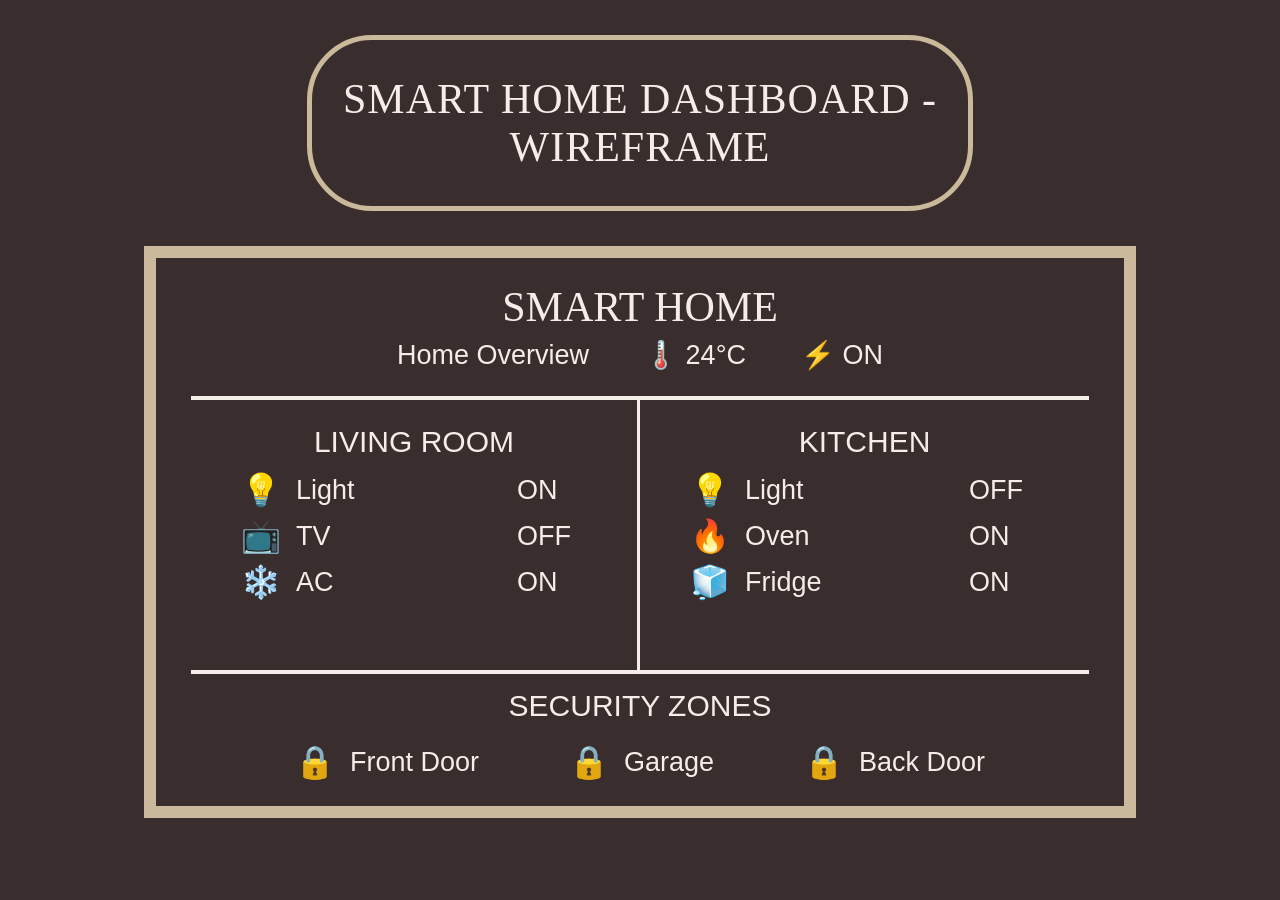
<file: index.html>
<!DOCTYPE html>
<html lang="en">
<head>
    <meta charset="UTF-8">
    <meta name="viewport" content="width=device-width, initial-scale=1.0">
    <title>Smart Home Dashboard</title>
    <link rel="stylesheet" href="style.css">
</head>
<body>

    <!-- Page Title -->
    <div class="wireframe-title">
        SMART HOME DASHBOARD - WIREFRAME
    </div>

    <!-- Main Dashboard -->
    <div class="dashboard">

        <!-- Header -->
        <header>
            <h1>SMART HOME</h1>
            <div class="overview">
                <span>Home Overview</span>
                <span>🌡️ 24°C</span>
                <span>⚡ ON</span>
            </div>
        </header>

        <!-- Living Room & Kitchen -->
        <div class="rooms">

            <!-- Living Room -->
            <section class="room">
                <h2>LIVING ROOM</h2>

                <div class="device" onclick="toggleDevice(this)">
                    <span class="icon">💡</span>
                    <span>Light</span>
                    <span class="status">ON</span>
                </div>

                <div class="device" onclick="toggleDevice(this)">
                    <span class="icon">📺</span>
                    <span>TV</span>
                    <span class="status">OFF</span>
                </div>

                <div class="device" onclick="toggleDevice(this)">
                    <span class="icon">❄️</span>
                    <span>AC</span>
                    <span class="status">ON</span>
                </div>
            </section>

            <!-- Kitchen -->
            <section class="room">
                <h2>KITCHEN</h2>

                <div class="device" onclick="toggleDevice(this)">
                    <span class="icon">💡</span>
                    <span>Light</span>
                    <span class="status">OFF</span>
                </div>

                <div class="device" onclick="toggleDevice(this)">
                    <span class="icon">🔥</span>
                    <span>Oven</span>
                    <span class="status">ON</span>
                </div>

                <div class="device" onclick="toggleDevice(this)">
                    <span class="icon">🧊</span>
                    <span>Fridge</span>
                    <span class="status">ON</span>
                </div>
            </section>

        </div>

        <!-- Security Zones -->
        <section class="security">
            <h2>SECURITY ZONES</h2>
            <div class="security-items">
                <div class="security-item">
                    <span>🔒</span>
                    <span>Front Door</span>
                </div>
                <div class="security-item">
                    <span>🔒</span>
                    <span>Garage</span>
                </div>
                <div class="security-item">
                    <span>🔒</span>
                    <span>Back Door</span>
                </div>
            </div>
        </section>

    </div>

    <!-- JavaScript Link -->
    <script src="script.js"></script>
</body>
</html>
</file>
<file: style.css>
/* =========================
   GENERAL
========================= */

* {
    box-sizing: border-box;
}

body {
    margin: 0;
    padding: 35px;
    background-color: #3a2d2d;
    color: #f5eee8;
    font-family: Arial, sans-serif;
}


/* =========================
   TITLE
========================= */

.wireframe-title {
    width: 55%;
    margin: 0 auto 35px auto;
    padding: 35px 20px;

    border: 5px solid #cbb99b;
    border-radius: 65px;

    text-align: center;
    font-family: Georgia, serif;
    font-size: 42px;
    letter-spacing: 1px;
}


/* =========================
   MAIN DASHBOARD
========================= */

.dashboard {
    width: 82%;
    margin: auto;

    border: 12px solid #cbb99b;
    padding: 25px 35px;

    background-color: #3a2d2d;
}


/* =========================
   HEADER
========================= */

header {
    text-align: center;
    padding-bottom: 25px;

    border-bottom: 4px solid #f5eee8;
}

header h1 {
    margin: 0 0 8px 0;

    font-family: Georgia, serif;
    font-size: 42px;
    font-weight: normal;
}

.overview {
    display: flex;
    justify-content: center;
    align-items: center;
    gap: 55px;

    font-size: 27px;
}


/* =========================
   ROOMS
========================= */

.rooms {
    display: grid;
    grid-template-columns: 1fr 1fr;
}

.room {
    padding: 25px 50px 20px 50px;
    min-height: 270px;
}

.room:first-child {
    border-right: 3px solid #f5eee8;
}

.room h2 {
    margin: 0 0 12px 0;

    text-align: center;

    font-size: 30px;
    font-weight: normal;
}


/* =========================
   DEVICES
========================= */

.device {
    display: grid;
    grid-template-columns: 55px 1fr 70px;
    align-items: center;

    margin: 8px 0;

    font-size: 27px;
}

.icon {
    font-size: 32px;
}

.device span:last-child {
    text-align: left;
}


/* =========================
   SECURITY
========================= */

.security {
    border-top: 4px solid #f5eee8;
    padding-top: 15px;
}

.security h2 {
    margin: 0 0 20px 0;

    text-align: center;

    font-size: 30px;
    font-weight: normal;
}

.security-items {
    display: flex;
    justify-content: center;
    gap: 90px;
}

.security-item {
    display: flex;
    align-items: center;
    gap: 15px;

    font-size: 27px;
}

.security-item span:first-child {
    font-size: 32px;
}


/* =========================
   RESPONSIVE
========================= */

@media (max-width: 900px) {

    body {
        padding: 15px;
    }

    .wireframe-title {
        width: 90%;
        font-size: 25px;
    }

    .dashboard {
        width: 100%;
        padding: 15px;
    }

    .overview {
        gap: 15px;
        font-size: 18px;
    }

    .rooms {
        grid-template-columns: 1fr;
    }

    .room:first-child {
        border-right: none;
        border-bottom: 3px solid #f5eee8;
    }

    .security-items {
        flex-direction: column;
        gap: 15px;
        align-items: center;
    }

    .device {
        font-size: 21px;
    }
}
</file>
